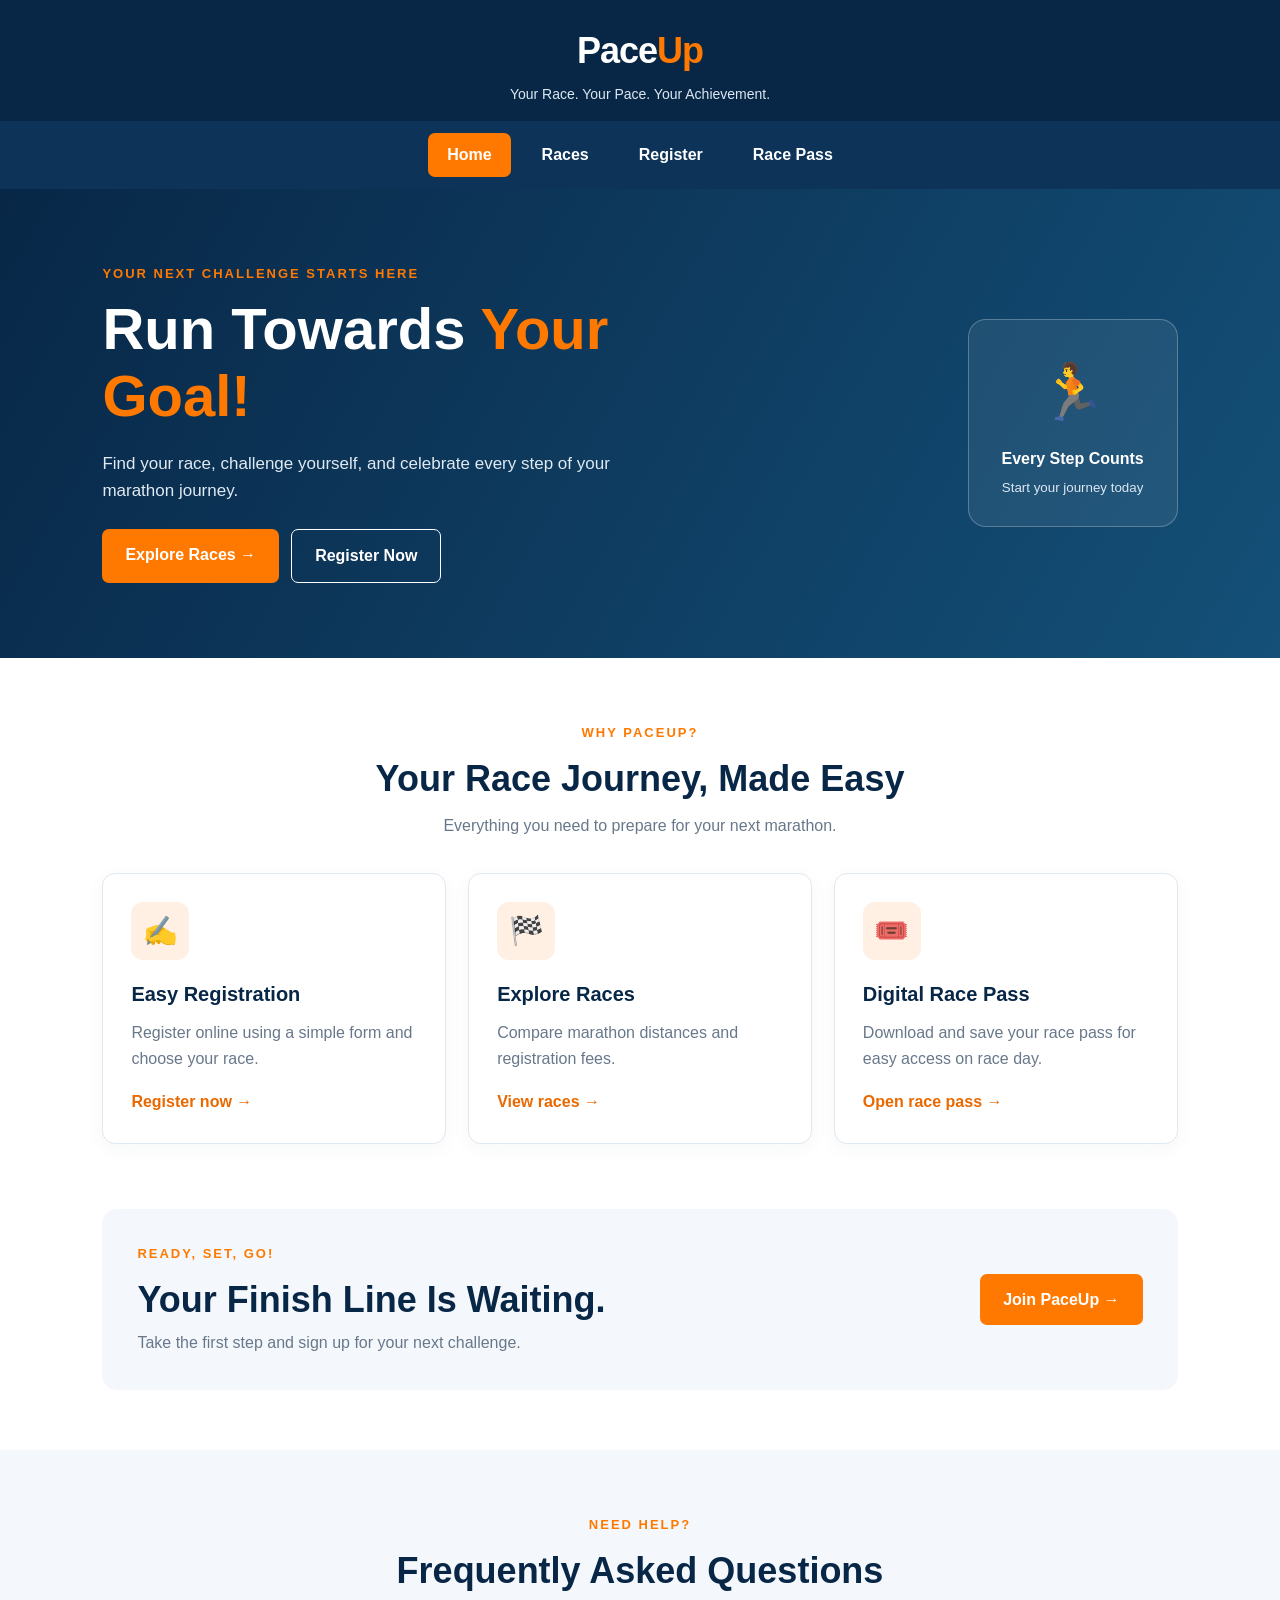
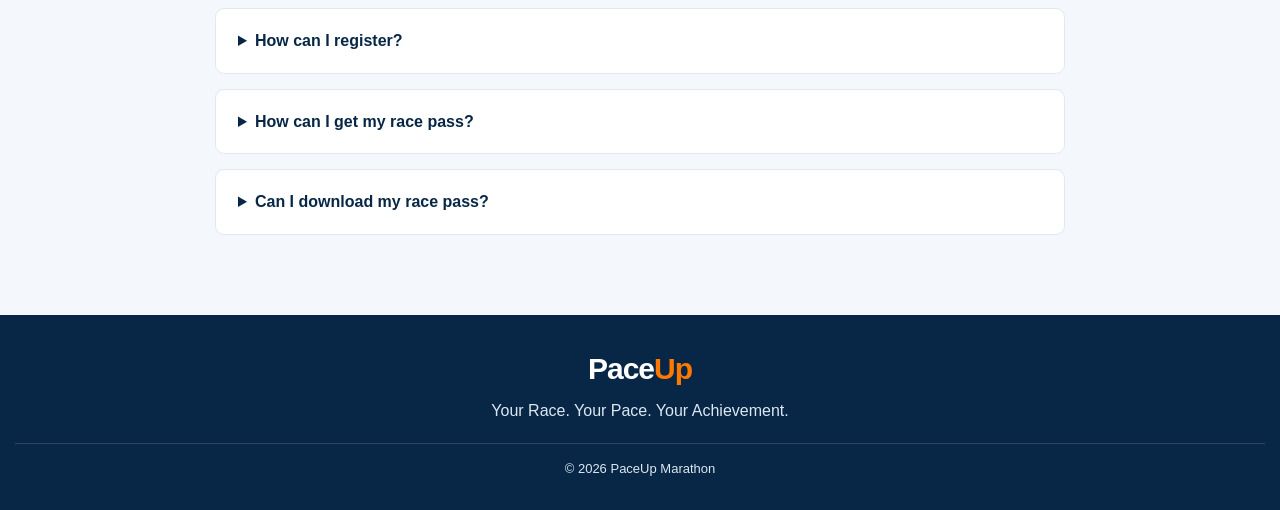
<file: index.html>
<!DOCTYPE html>
<html lang="en">
<head>
    <meta charset="UTF-8">
    <meta name="viewport" content="width=device-width, initial-scale=1.0">
    <title>PaceUp | Marathon Registration</title>
    <link rel="stylesheet" href="style.css">
</head>
<body>

    <header class="header">
        <a class="logo" href="index.html">Pace<span>Up</span></a>
        <p class="tagline">Your Race. Your Pace. Your Achievement.</p>
    </header>

    <nav class="navbar">
        <a class="active" href="index.html">Home</a>
        <a href="races.html">Races</a>
        <a href="register.html">Register</a>
        <a href="dashboard.html">Race Pass</a>
    </nav>

    <main>
        <section class="hero">
            <div class="hero-content">
                <p class="eyebrow">YOUR NEXT CHALLENGE STARTS HERE</p>
                <h1>Run Towards <span>Your Goal!</span></h1>
                <p>
                    Find your race, challenge yourself, and celebrate
                    every step of your marathon journey.
                </p>
                <div class="hero-buttons">
                    <a class="button primary" href="races.html">Explore Races →</a>
                    <a class="button secondary" href="register.html">Register Now</a>
                </div>
            </div>
            <div class="hero-badge">
                <span>🏃</span>
                <strong>Every Step Counts</strong>
                <small>Start your journey today</small>
            </div>
        </section>

        <section class="features section">
            <p class="eyebrow">WHY PACEUP?</p>
            <h2>Your Race Journey, Made Easy</h2>
            <p class="section-intro">
                Everything you need to prepare for your next marathon.
            </p>

            <div class="cards">
                <article class="card">
                    <div class="card-icon">✍️</div>
                    <h3>Easy Registration</h3>
                    <p>Register online using a simple form and choose your race.</p>
                    <a href="register.html">Register now →</a>
                </article>

                <article class="card">
                    <div class="card-icon">🏁</div>
                    <h3>Explore Races</h3>
                    <p>Compare marathon distances and registration fees.</p>
                    <a href="races.html">View races →</a>
                </article>

                <article class="card">
                    <div class="card-icon">🎟️</div>
                    <h3>Digital Race Pass</h3>
                    <p>Download and save your race pass for easy access on race day.</p>
                    <a href="dashboard.html">Open race pass →</a>
                </article>
            </div>
        </section>

        <section class="cta">
            <div>
                <p class="eyebrow">READY, SET, GO!</p>
                <h2>Your Finish Line Is Waiting.</h2>
                <p>Take the first step and sign up for your next challenge.</p>
            </div>
            <a class="button primary" href="register.html">Join PaceUp →</a>
        </section>

        <section class="faq section">
            <p class="eyebrow">NEED HELP?</p>
            <h2>Frequently Asked Questions</h2>

            <details>
                <summary>How can I register?</summary>
                <p>Open the Register page, enter your details, and submit the form.</p>
            </details>

            <details>
                <summary>How can I get my race pass?</summary>
                <p>Complete registration and the demo payment step, then open Race Pass.</p>
            </details>

            <details>
                <summary>Can I download my race pass?</summary>
                <p>Yes. You can download and save your digital race pass.</p>
            </details>
        </section>
    </main>

    <footer class="footer">
        <a class="logo" href="index.html">Pace<span>Up</span></a>
        <p>Your Race. Your Pace. Your Achievement.</p>
        <p class="copyright">© 2026 PaceUp Marathon</p>
    </footer>

</body>
</html>
</file>
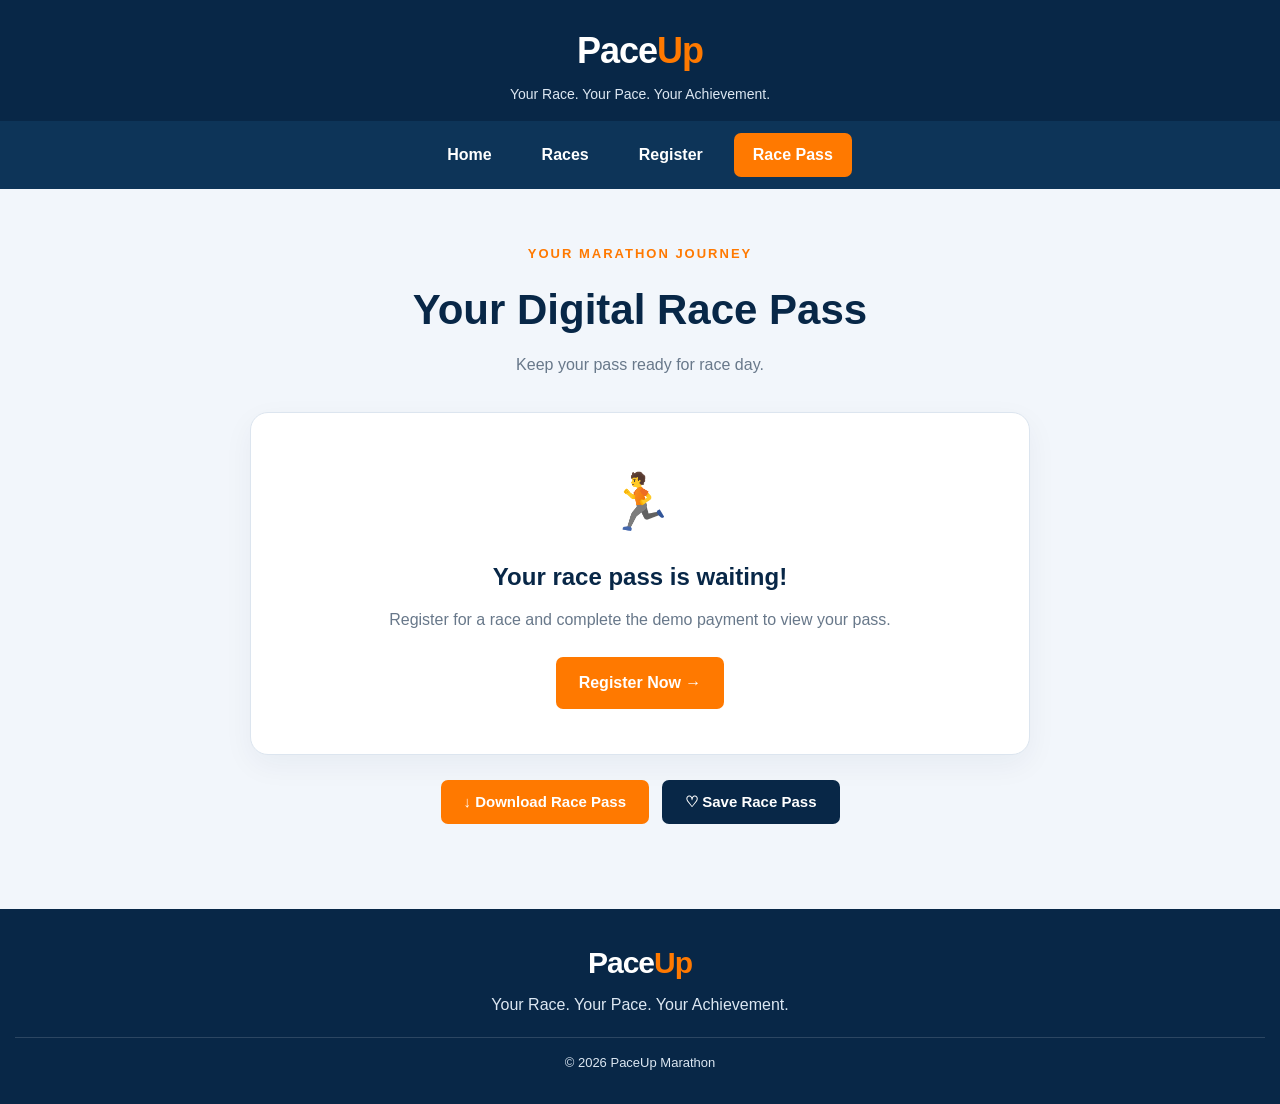
<file: dashboard.html>
<!DOCTYPE html>
<html lang="en">
<head>
    <meta charset="UTF-8">
    <meta name="viewport" content="width=device-width, initial-scale=1.0">
    <title>PaceUp | Digital Race Pass</title>
    <link rel="stylesheet" href="style.css">
</head>
<body>

<header class="header">
    <a class="logo" href="index.html">Pace<span>Up</span></a>
    <p class="tagline">Your Race. Your Pace. Your Achievement.</p>
</header>

<nav class="navbar">
    <a href="index.html">Home</a>
    <a href="races.html">Races</a>
    <a href="register.html">Register</a>
    <a class="active" href="dashboard.html">Race Pass</a>
</nav>

<main class="pass-page">
    <div class="pass-heading">
        <p class="eyebrow">YOUR MARATHON JOURNEY</p>
        <h1>Your Digital Race Pass</h1>
        <p>Keep your pass ready for race day.</p>
    </div>

    <div id="passContainer">
        <div class="empty-pass">
            <div class="empty-icon">🏃</div>
            <h2>Your race pass is waiting!</h2>
            <p>Register for a race and complete the demo payment to view your pass.</p>
            <a href="register.html" class="button primary">Register Now →</a>
        </div>
    </div>

    <div class="pass-actions" id="passActions" hidden>
        <button class="button primary" id="downloadPass" type="button">
            ↓ Download Race Pass
        </button>
        <button class="button save-button" id="savePass" type="button">
            ♡ Save Race Pass
        </button>
    </div>

    <p id="passMessage" class="pass-message" role="status"></p>
</main>

<footer class="footer">
    <a class="logo" href="index.html">Pace<span>Up</span></a>
    <p>Your Race. Your Pace. Your Achievement.</p>
    <p class="copyright">© 2026 PaceUp Marathon</p>
</footer>

<script src="app.js"></script>
</body>
</html>
</file>
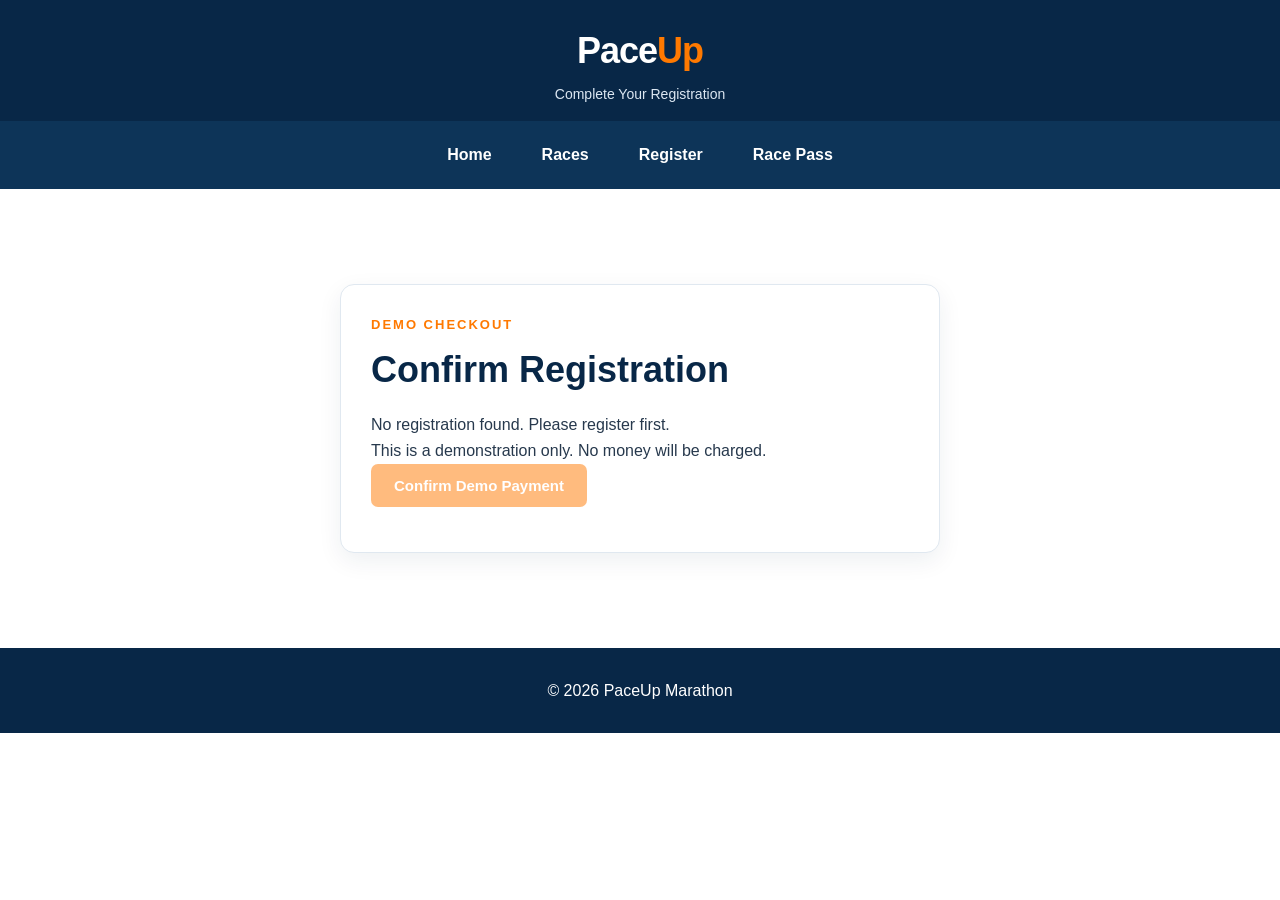
<file: payment.html>
<!DOCTYPE html>
<html lang="en">
<head>
    <meta charset="UTF-8">
    <meta name="viewport" content="width=device-width, initial-scale=1.0">
    <title>PaceUp | Payment</title>
    <link rel="stylesheet" href="style.css">
</head>
<body>
<header class="header">
    <a class="logo" href="index.html">Pace<span>Up</span></a>
    <p class="tagline">Complete Your Registration</p>
</header>
<nav class="navbar">
    <a href="index.html">Home</a>
    <a href="races.html">Races</a>
    <a href="register.html">Register</a>
    <a href="dashboard.html">Race Pass</a>
</nav>
<main class="section">
    <div class="form-card">
        <p class="eyebrow">DEMO CHECKOUT</p>
        <h2>Confirm Registration</h2>
        <p id="paymentDetails">Loading registration...</p>
        <p>This is a demonstration only. No money will be charged.</p>
        <button class="button primary" id="confirmPayment" type="button">Confirm Demo Payment</button>
        <p id="paymentMessage" role="status"></p>
    </div>
</main>
<footer class="footer">© 2026 PaceUp Marathon</footer>
<script src="app.js"></script>
</body>
</html>
</file>
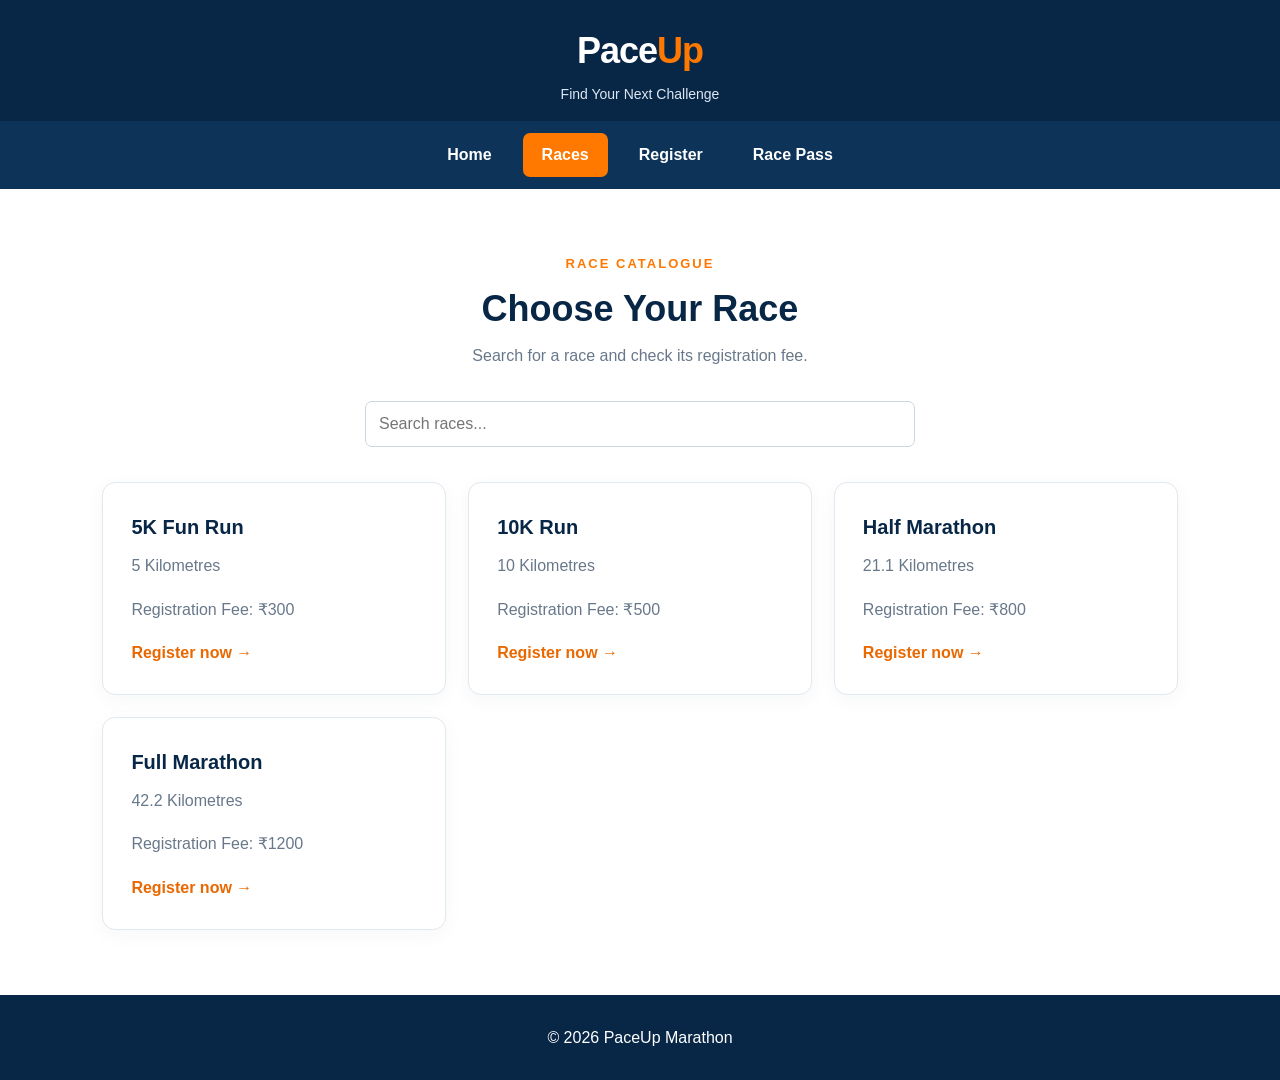
<file: races.html>
<!DOCTYPE html>
<html lang="en">
<head>
    <meta charset="UTF-8">
    <meta name="viewport" content="width=device-width, initial-scale=1.0">
    <title>PaceUp | Races</title>
    <link rel="stylesheet" href="style.css">
</head>
<body>
<header class="header">
    <a class="logo" href="index.html">Pace<span>Up</span></a>
    <p class="tagline">Find Your Next Challenge</p>
</header>
<nav class="navbar">
    <a href="index.html">Home</a>
    <a class="active" href="races.html">Races</a>
    <a href="register.html">Register</a>
    <a href="dashboard.html">Race Pass</a>
</nav>
<main class="section">
    <p class="eyebrow">RACE CATALOGUE</p>
    <h2>Choose Your Race</h2>
    <p class="section-intro">Search for a race and check its registration fee.</p>
    <input class="search-box" type="text" id="search" placeholder="Search races...">
    <div class="cards" id="raceList">
        <p>Loading races...</p>
    </div>
</main>
<footer class="footer">© 2026 PaceUp Marathon</footer>
<script src="app.js"></script>
</body>
</html>
</file>
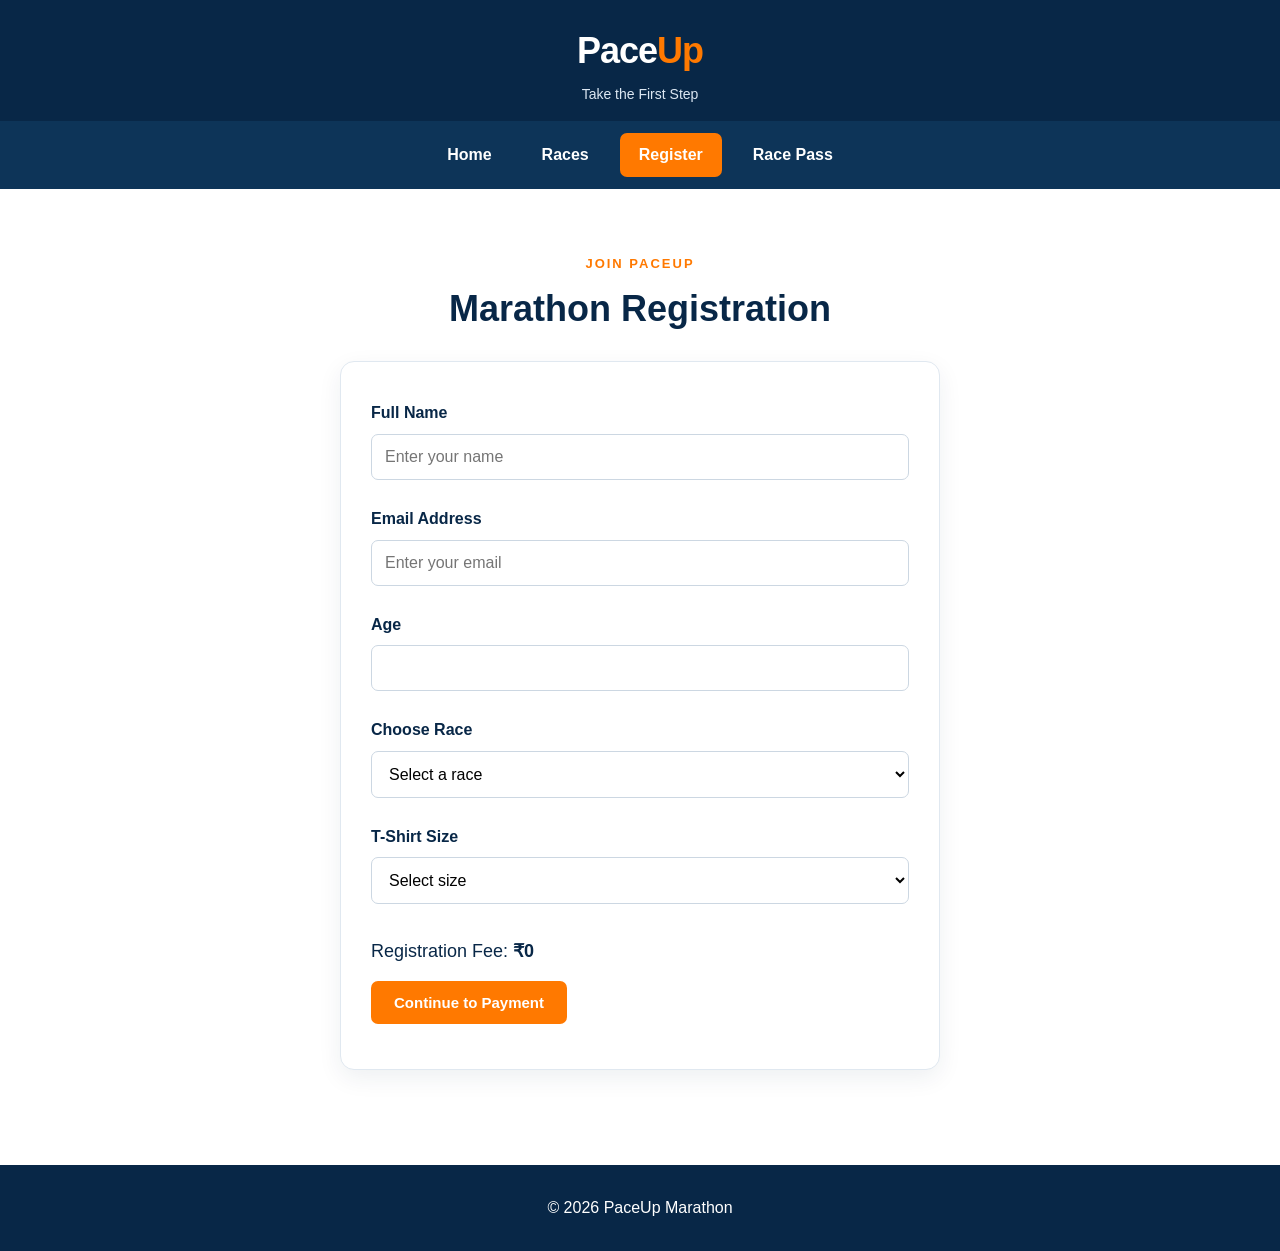
<file: register.html>
<!DOCTYPE html>
<html lang="en">
<head>
    <meta charset="UTF-8">
    <meta name="viewport" content="width=device-width, initial-scale=1.0">
    <title>PaceUp | Register</title>
    <link rel="stylesheet" href="style.css">
</head>
<body>
<header class="header">
    <a class="logo" href="index.html">Pace<span>Up</span></a>
    <p class="tagline">Take the First Step</p>
</header>
<nav class="navbar">
    <a href="index.html">Home</a>
    <a href="races.html">Races</a>
    <a class="active" href="register.html">Register</a>
    <a href="dashboard.html">Race Pass</a>
</nav>
<main class="section">
    <p class="eyebrow">JOIN PACEUP</p>
    <h2>Marathon Registration</h2>
    <form id="registrationForm" class="form-card">
        <label for="name">Full Name</label>
        <input id="name" name="name" type="text" required minlength="2" placeholder="Enter your name">

        <label for="email">Email Address</label>
        <input id="email" name="email" type="email" required placeholder="Enter your email">

        <label for="age">Age</label>
        <input id="age" name="age" type="number" min="10" max="100" required>

        <label for="race">Choose Race</label>
        <select id="race" name="race" required>
            <option value="">Select a race</option>
            <option value="5K Fun Run">5K Fun Run - ₹300</option>
            <option value="10K Run">10K Run - ₹500</option>
            <option value="Half Marathon">Half Marathon - ₹800</option>
            <option value="Full Marathon">Full Marathon - ₹1200</option>
        </select>

        <label for="shirt">T-Shirt Size</label>
        <select id="shirt" name="shirt" required>
            <option value="">Select size</option>
            <option value="S">Small</option>
            <option value="M">Medium</option>
            <option value="L">Large</option>
            <option value="XL">Extra Large</option>
        </select>

        <p class="fee-line">Registration Fee: <strong id="fee">₹0</strong></p>
        <button class="button primary" type="submit">Continue to Payment</button>
        <p id="formMessage" role="status"></p>
    </form>
</main>
<footer class="footer">© 2026 PaceUp Marathon</footer>
<script src="app.js"></script>
</body>
</html>
</file>
<file: style.css>
* {
    margin: 0;
    padding: 0;
    box-sizing: border-box;
}

:root {
    --navy: #082747;
    --navy-light: #123d64;
    --orange: #ff7900;
    --orange-dark: #e96800;
    --white: #ffffff;
    --light: #f4f8fc;
    --text: #27394d;
    --muted: #68788a;
}

html {
    scroll-behavior: smooth;
}

body {
    font-family: Arial, Helvetica, sans-serif;
    background: var(--white);
    color: var(--text);
    line-height: 1.6;
}

a {
    text-decoration: none;
}

.header {
    background: var(--navy);
    color: var(--white);
    text-align: center;
    padding: 22px 15px 16px;
}

.logo {
    display: inline-block;
    color: var(--white);
    font-size: 36px;
    font-weight: 800;
    letter-spacing: -1px;
}

.logo span {
    color: var(--orange);
}

.tagline {
    color: #dce7f2;
    font-size: 14px;
    margin-top: 3px;
}

.navbar {
    background: #0d3458;
    display: flex;
    justify-content: center;
    align-items: center;
    gap: 12px;
    flex-wrap: wrap;
    padding: 12px;
}

.navbar a {
    color: var(--white);
    padding: 9px 19px;
    border-radius: 7px;
    font-weight: 600;
    transition: 0.3s;
}

.navbar a:hover,
.navbar a.active {
    background: var(--orange);
    color: var(--white);
}

.hero {
    min-height: 440px;
    padding: 75px 8%;
    display: flex;
    justify-content: space-between;
    align-items: center;
    gap: 30px;
    color: var(--white);
    background: linear-gradient(120deg, #082747, #145078);
}

.hero-content {
    max-width: 650px;
}

.eyebrow {
    color: var(--orange);
    font-size: 13px;
    font-weight: 800;
    letter-spacing: 2px;
    margin-bottom: 12px;
}

.hero h1 {
    font-size: clamp(36px, 5vw, 58px);
    line-height: 1.15;
    margin-bottom: 20px;
}

.hero h1 span {
    color: var(--orange);
}

.hero-content > p:not(.eyebrow) {
    color: #e0eaf3;
    font-size: 17px;
    max-width: 520px;
    margin-bottom: 25px;
}

.hero-buttons {
    display: flex;
    gap: 12px;
    flex-wrap: wrap;
}

.button {
    display: inline-block;
    padding: 13px 23px;
    border-radius: 7px;
    font-weight: 700;
    text-align: center;
    transition: 0.3s;
}

.primary {
    background: var(--orange);
    color: var(--white);
}

.primary:hover {
    background: var(--orange-dark);
    transform: translateY(-2px);
}

.secondary {
    border: 1px solid #ffffff;
    color: var(--white);
}

.secondary:hover {
    background: var(--white);
    color: var(--navy);
}

.hero-badge {
    min-width: 210px;
    padding: 28px 20px;
    text-align: center;
    border: 1px solid #ffffff40;
    border-radius: 18px;
    background: #ffffff12;
}

.hero-badge span {
    display: block;
    font-size: 55px;
    margin-bottom: 10px;
}

.hero-badge strong,
.hero-badge small {
    display: block;
}

.hero-badge small {
    color: #dce7f2;
    margin-top: 5px;
}

.section {
    padding: 65px 8%;
    text-align: center;
}

.section h2,
.cta h2 {
    color: var(--navy);
    font-size: clamp(27px, 4vw, 36px);
    line-height: 1.25;
}

.section-intro {
    color: var(--muted);
    margin: 12px 0 32px;
}

.cards {
    display: grid;
    grid-template-columns: repeat(3, minmax(0, 1fr));
    gap: 22px;
    margin-top: 35px;
    text-align: left;
}

.card {
    background: var(--white);
    padding: 28px;
    border: 1px solid #e0e8f0;
    border-radius: 13px;
    box-shadow: 0 5px 20px #0827470a;
    transition: 0.3s;
}

.card:hover {
    transform: translateY(-6px);
    box-shadow: 0 12px 28px #08274718;
    border-color: #ffb36d;
}

.card-icon {
    width: 58px;
    height: 58px;
    display: grid;
    place-items: center;
    background: #fff0e3;
    border-radius: 12px;
    font-size: 28px;
    margin-bottom: 18px;
}

.card h3 {
    color: var(--navy);
    font-size: 20px;
    margin-bottom: 10px;
}

.card p {
    color: var(--muted);
    margin-bottom: 18px;
}

.card a {
    color: var(--orange-dark);
    font-weight: 700;
}

.card a:hover {
    text-decoration: underline;
}

.cta {
    margin: 0 8% 60px;
    padding: 35px;
    background: var(--light);
    border-radius: 15px;
    display: flex;
    justify-content: space-between;
    align-items: center;
    gap: 25px;
}

.cta p:not(.eyebrow) {
    color: var(--muted);
    margin-top: 8px;
}

.cta .button {
    flex-shrink: 0;
}

.faq {
    background: var(--light);
}

.faq details {
    max-width: 850px;
    margin: 15px auto;
    padding: 19px 22px;
    background: var(--white);
    border: 1px solid #e0e8f0;
    border-radius: 9px;
    text-align: left;
}

.faq summary {
    color: var(--navy);
    font-weight: 700;
    cursor: pointer;
}

.faq details p {
    color: var(--muted);
    padding-top: 12px;
}

.footer {
    background: var(--navy);
    color: var(--white);
    padding: 30px 15px;
    text-align: center;
}

.footer .logo {
    font-size: 30px;
}

.footer > p {
    color: #dce7f2;
    margin-top: 5px;
}

.footer .copyright {
    border-top: 1px solid #ffffff25;
    margin-top: 20px;
    padding-top: 15px;
    font-size: 13px;
}

@media (max-width: 750px) {
    .hero {
        padding: 55px 7%;
        flex-direction: column;
        align-items: flex-start;
    }

    .hero-badge {
        width: 100%;
    }

    .cards {
        grid-template-columns: 1fr;
    }

    .cta {
        margin: 0 5% 40px;
        padding: 25px;
        flex-direction: column;
        align-items: flex-start;
    }

    .section {
        padding: 45px 6%;
    }
}

@media (max-width: 450px) {
    .logo {
        font-size: 30px;
    }

    .navbar {
        gap: 5px;
    }

    .navbar a {
        padding: 8px 11px;
        font-size: 14px;
    }

    .hero h1 {
        font-size: 36px;
    }

    .hero-buttons {
        flex-direction: column;
        align-items: stretch;
        width: 100%;
    }

    .card {
        padding: 22px;
    }
}

.search-box,
.form-card input,
.form-card select {
    width: 100%;
    padding: 13px;
    margin: 8px 0 18px;
    border: 1px solid #ccd7e2;
    border-radius: 7px;
    font-size: 16px;
    background: #ffffff;
}

.search-box {
    max-width: 550px;
    margin: 25px auto 10px;
    display: block;
}

.form-card {
    max-width: 600px;
    margin: 30px auto;
    padding: 30px;
    text-align: left;
    background: #ffffff;
    border: 1px solid #e0e8f0;
    border-radius: 14px;
    box-shadow: 0 8px 25px #08274712;
}

.form-card label {
    display: block;
    color: #082747;
    font-weight: 700;
    margin-top: 8px;
}

.form-card h2 {
    margin-bottom: 20px;
}

.form-card button {
    border: none;
    cursor: pointer;
    font-size: 15px;
}

.fee-line {
    padding: 15px 0;
    color: #082747;
    font-size: 18px;
}

.race-pass {
    max-width: 600px;
    margin: 30px auto;
    padding: 35px;
    text-align: left;
    background: #ffffff;
    border: 2px dashed #ff7900;
    border-radius: 15px;
    box-shadow: 0 8px 25px #08274712;
    overflow-wrap: anywhere;
}

.race-pass h3 {
    color: #082747;
    font-size: 25px;
    margin-bottom: 20px;
    border-bottom: 2px solid #ff7900;
    padding-bottom: 12px;
}

.race-pass p {
    margin: 12px 0;
}

.pass-actions {
    display: flex;
    justify-content: center;
    flex-wrap: wrap;
    gap: 12px;
}

.save-button {
    background: #082747;
    color: #ffffff;
}

.save-button:hover {
    background: #123d64;
}

#formMessage,
#paymentMessage,
#passMessage {
    margin-top: 15px;
    color: #087443;
    font-weight: 700;
}

button:disabled {
    opacity: 0.5;
    cursor: not-allowed;
}

@media (max-width: 500px) {
    .form-card,
    .race-pass {
        padding: 20px;
    }
}

/* DIGITAL RACE PASS */

.pass-page {
    min-height: 65vh;
    padding: 55px 6% 70px;
    background: #f2f6fb;
}

.pass-heading {
    text-align: center;
    margin-bottom: 35px;
}

.pass-heading h1 {
    color: #082747;
    font-size: clamp(30px, 4vw, 42px);
    margin-bottom: 8px;
}

.pass-heading > p:last-child {
    color: #68788a;
}

#passContainer {
    max-width: 780px;
    margin: 0 auto;
}

.empty-pass {
    background: #ffffff;
    border: 1px solid #dce5ef;
    border-radius: 18px;
    padding: 45px 25px;
    text-align: center;
    box-shadow: 0 10px 30px #0827470d;
}

.empty-icon {
    font-size: 55px;
    margin-bottom: 12px;
}

.empty-pass h2 {
    color: #082747;
    margin-bottom: 10px;
}

.empty-pass p {
    color: #68788a;
    margin-bottom: 25px;
}

.pass-ticket {
    overflow: hidden;
    border-radius: 22px;
    background: #ffffff;
    box-shadow: 0 18px 45px #0827471a;
    border: 1px solid #dce5ef;
}

.ticket-top {
    position: relative;
    padding: 30px 34px;
    color: #ffffff;
    background: linear-gradient(125deg, #061c35, #124a70);
}

.ticket-brand {
    display: flex;
    align-items: center;
    justify-content: space-between;
    gap: 15px;
    flex-wrap: wrap;
}

.ticket-logo {
    color: #ffffff;
    font-size: 28px;
    font-weight: 800;
    letter-spacing: -1px;
}

.ticket-logo span {
    color: #ff7900;
}

.ticket-label {
    border: 1px solid #ffffff55;
    border-radius: 30px;
    padding: 6px 12px;
    font-size: 11px;
    letter-spacing: 1.5px;
    font-weight: 700;
}

.ticket-event {
    margin-top: 30px;
}

.ticket-event .ticket-kicker {
    color: #ffad65;
    font-size: 12px;
    font-weight: 700;
    letter-spacing: 2px;
}

.ticket-event h2 {
    font-size: clamp(26px, 4vw, 38px);
    line-height: 1.2;
    margin: 8px 0;
    color: #ffffff;
}

.ticket-event p {
    color: #dce7f2;
}

.ticket-runner {
    padding: 28px 34px;
}

.ticket-small-label {
    color: #78889a;
    font-size: 11px;
    font-weight: 700;
    letter-spacing: 1.4px;
    text-transform: uppercase;
}

.ticket-runner h3 {
    color: #082747;
    font-size: 27px;
    margin: 4px 0 18px;
    overflow-wrap: anywhere;
}

.ticket-details {
    display: grid;
    grid-template-columns: 1fr 1fr;
    gap: 20px 25px;
}

.ticket-detail {
    min-width: 0;
    padding: 13px 0;
    border-bottom: 1px solid #e7edf4;
}

.ticket-detail strong {
    display: block;
    color: #082747;
    font-size: 16px;
    margin-top: 5px;
    overflow-wrap: anywhere;
}

.ticket-divider {
    border-top: 2px dashed #d7e0ea;
    margin: 0 34px;
    position: relative;
}

.ticket-divider::before,
.ticket-divider::after {
    content: "";
    position: absolute;
    top: -13px;
    width: 24px;
    height: 24px;
    border-radius: 50%;
    background: #f2f6fb;
}

.ticket-divider::before {
    left: -47px;
}

.ticket-divider::after {
    right: -47px;
}

.ticket-bottom {
    padding: 24px 34px 30px;
    display: flex;
    justify-content: space-between;
    align-items: center;
    gap: 18px;
    flex-wrap: wrap;
}

.ticket-status {
    display: inline-block;
    padding: 7px 12px;
    border-radius: 25px;
    background: #e2f7ec;
    color: #087443;
    font-weight: 700;
    font-size: 12px;
}

.ticket-number {
    color: #68788a;
    font-size: 12px;
    margin-top: 9px;
    overflow-wrap: anywhere;
}

.ticket-mark {
    width: 75px;
    height: 75px;
    border: 5px solid #ff7900;
    border-radius: 50%;
    display: flex;
    align-items: center;
    justify-content: center;
    color: #082747;
    font-size: 32px;
    flex-shrink: 0;
}

.pass-actions {
    display: flex;
    justify-content: center;
    flex-wrap: wrap;
    gap: 13px;
    margin: 25px auto 0;
}

.pass-actions button {
    border: none;
    cursor: pointer;
    font-size: 15px;
}

.pass-actions button:disabled {
    opacity: 0.5;
    cursor: not-allowed;
}

.save-button {
    background: #082747;
    color: #ffffff;
}

.save-button:hover {
    background: #124a70;
}

.pass-message {
    text-align: center;
    margin-top: 16px;
    color: #087443;
    font-weight: 700;
}

@media (max-width: 520px) {
    .pass-page {
        padding: 35px 5% 50px;
    }

    .ticket-top,
    .ticket-runner {
        padding: 23px 20px;
    }

    .ticket-bottom {
        padding: 22px 20px;
    }

    .ticket-divider {
        margin: 0 20px;
    }

    .ticket-divider::before {
        left: -33px;
    }

    .ticket-divider::after {
        right: -33px;
    }

    .ticket-details {
        grid-template-columns: 1fr;
        gap: 8px;
    }

    .ticket-runner h3 {
        font-size: 23px;
    }

    .pass-actions {
        flex-direction: column;
    }

    .pass-actions .button {
        width: 100%;
    }
}
</file>
